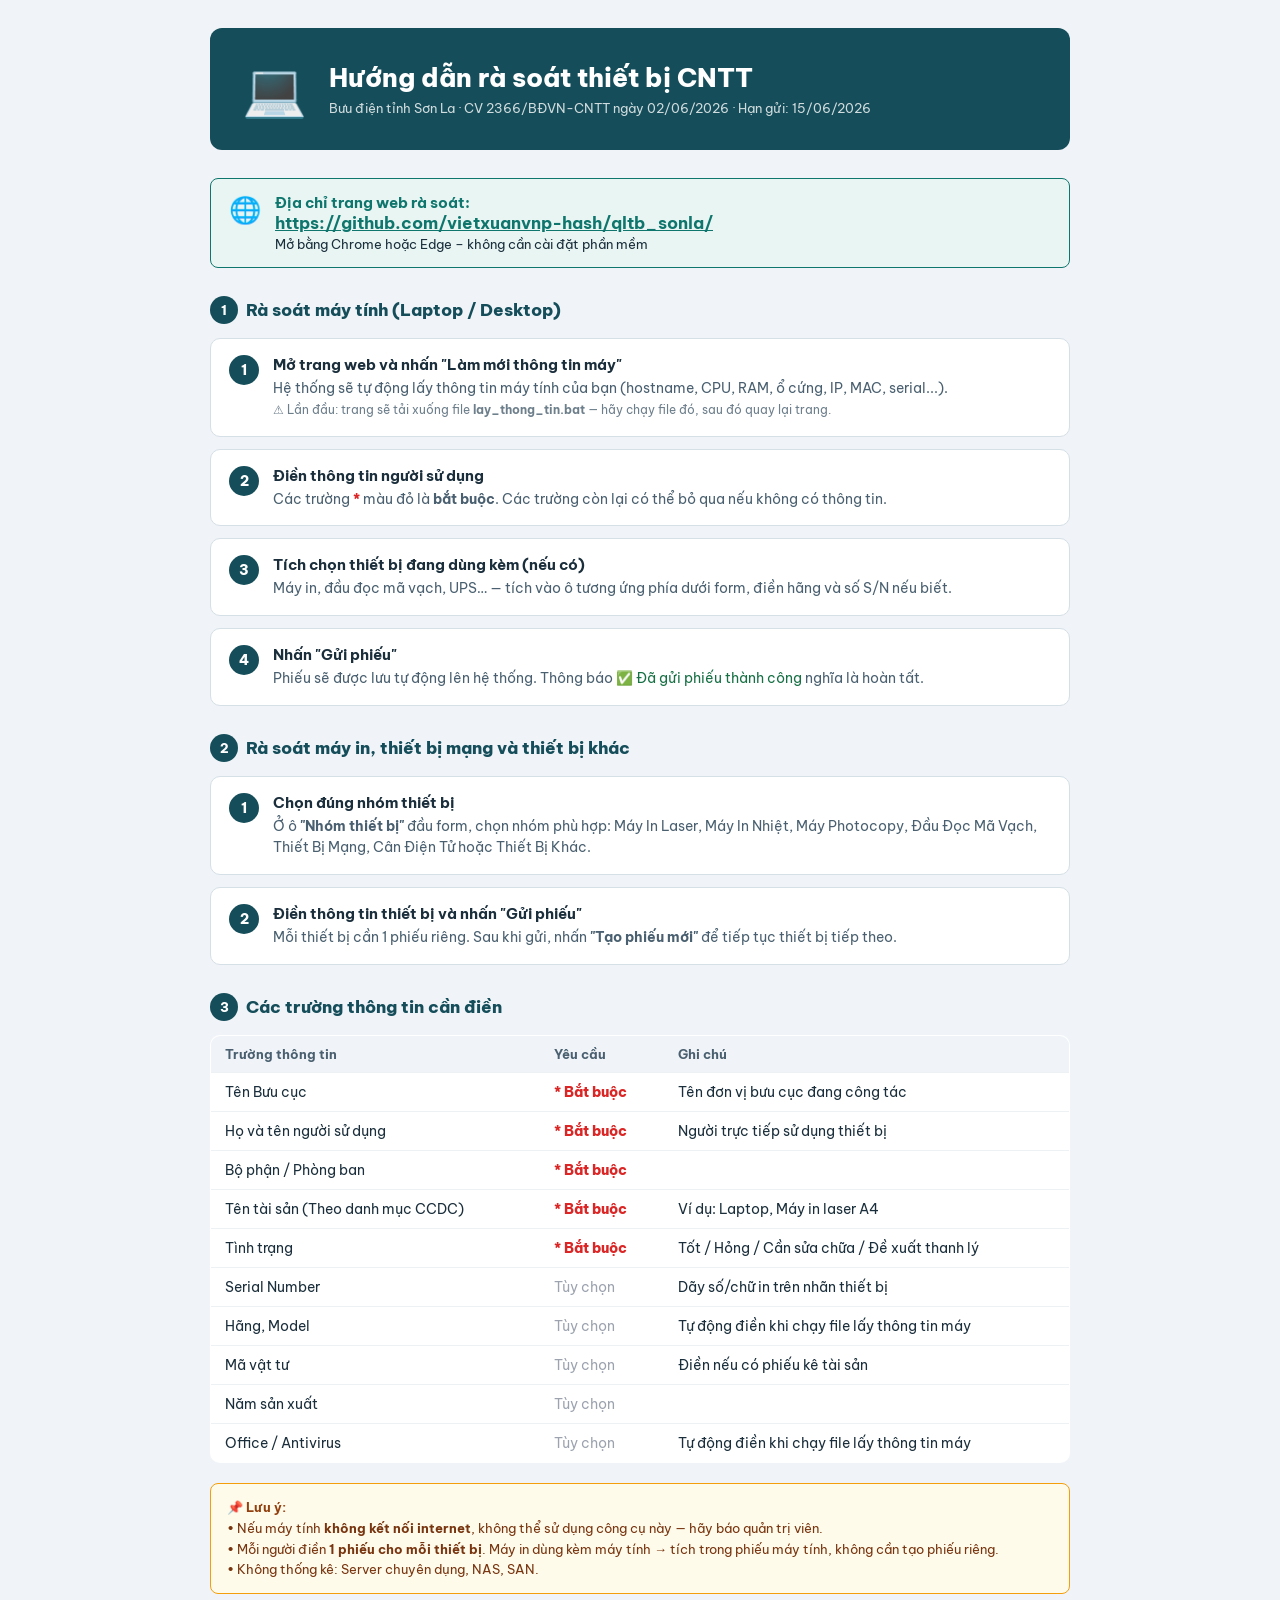
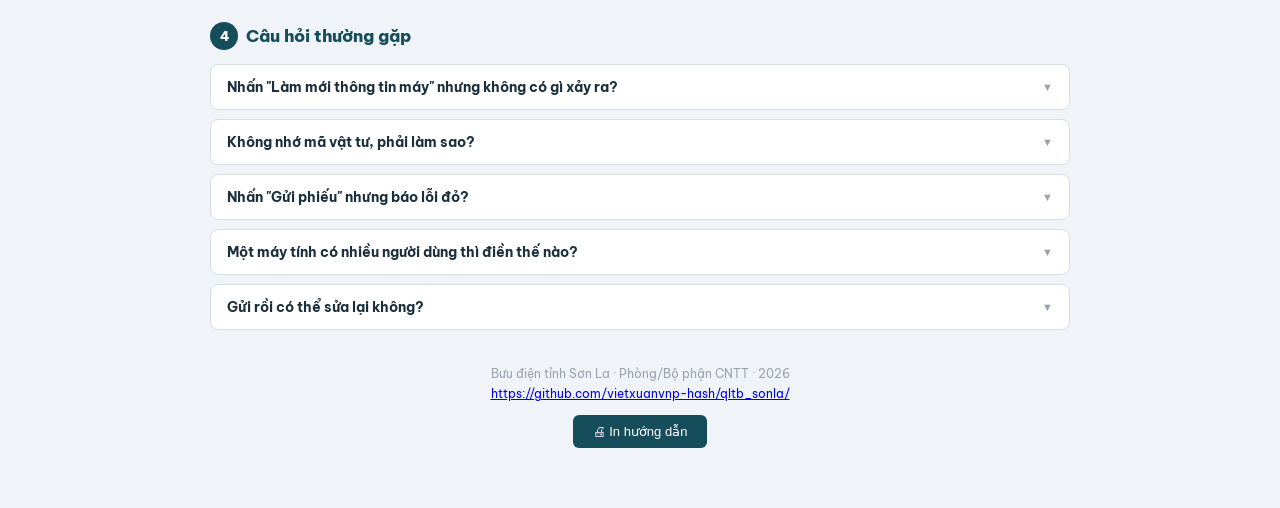
<file: static/huong_dan.html>
<!DOCTYPE html>
<html lang="vi">
<head>
<meta charset="utf-8"/>
<meta name="viewport" content="width=device-width,initial-scale=1"/>
<title>Hướng dẫn rà soát thiết bị CNTT – Bưu điện tỉnh Sơn La</title>
<style>
  @import url('https://fonts.googleapis.com/css2?family=Be+Vietnam+Pro:wght@400;600;700;800&display=swap');
  *{box-sizing:border-box;margin:0;padding:0}
  body{font-family:'Be Vietnam Pro',Arial,sans-serif;background:#f0f4f8;color:#1a2e3b;font-size:15px}
  .page{max-width:900px;margin:0 auto;padding:28px 20px 60px}

  /* Header */
  .hdr{background:#154e5a;color:#fff;border-radius:12px;padding:28px 32px;margin-bottom:28px;display:flex;align-items:center;gap:22px}
  .hdr-icon{font-size:52px;flex:0 0 auto}
  .hdr h1{font-size:26px;font-weight:800;line-height:1.2}
  .hdr p{margin-top:6px;opacity:.8;font-size:13px}

  /* Alert box */
  .alert{border-radius:8px;padding:14px 18px;margin-bottom:22px;display:flex;gap:14px;align-items:flex-start}
  .alert-url{background:#e8f5f3;border:1.5px solid #0f766e}
  .alert-url .icon{font-size:26px}
  .alert-url strong{color:#0f766e;font-size:15px}
  .alert-url a{color:#0f766e;font-weight:700;font-size:17px;word-break:break-all}

  /* Steps */
  h2{font-size:17px;font-weight:800;margin:28px 0 14px;color:#154e5a;display:flex;align-items:center;gap:8px}
  h2::before{content:attr(data-n);display:inline-flex;align-items:center;justify-content:center;
    width:28px;height:28px;border-radius:50%;background:#154e5a;color:#fff;font-size:13px;flex:0 0 auto}

  .steps{display:grid;gap:12px}
  .step{background:#fff;border:1px solid #d4dfe6;border-radius:10px;padding:16px 18px;
        display:flex;align-items:flex-start;gap:14px}
  .step-num{flex:0 0 auto;width:30px;height:30px;border-radius:50%;background:#154e5a;
             color:#fff;font-weight:800;font-size:14px;display:flex;align-items:center;justify-content:center}
  .step-body strong{font-size:15px;font-weight:700;display:block;margin-bottom:4px}
  .step-body p,.step-body small{color:#4a6070;font-size:13.5px;line-height:1.55}
  .step-body small{font-size:12px;opacity:.8}

  /* Required table */
  table{width:100%;border-collapse:collapse;background:#fff;border-radius:10px;overflow:hidden;
        border:1px solid #d4dfe6;margin-top:4px}
  th{background:#f0f4f8;padding:10px 14px;text-align:left;font-size:13px;color:#4a6070}
  td{padding:10px 14px;border-top:1px solid #edf1f4;font-size:13.5px;vertical-align:top}
  .req{color:#dc2626;font-weight:800} /* bắt buộc */
  .opt{color:#9ca3af}               /* tùy chọn */

  /* Note */
  .note{background:#fffbeb;border:1.5px solid #f59e0b;border-radius:8px;padding:13px 16px;
        margin-top:20px;font-size:13px;line-height:1.6;color:#78350f}
  .note strong{color:#92400e}

  /* FAQ */
  details{background:#fff;border:1px solid #d4dfe6;border-radius:8px;margin-bottom:9px;overflow:hidden}
  summary{padding:13px 16px;font-weight:700;cursor:pointer;font-size:14px;list-style:none;
          display:flex;justify-content:space-between;align-items:center}
  summary::after{content:'▼';font-size:11px;color:#9ca3af}
  details[open] summary::after{content:'▲'}
  details p{padding:4px 16px 14px;color:#4a6070;font-size:13.5px;line-height:1.6}

  /* Footer */
  .footer{margin-top:36px;text-align:center;font-size:12px;color:#9ca3af}

  @media print{body{background:#fff}.page{padding:0}
    .hdr{border-radius:0}.no-print{display:none}}
</style>
</head>
<body>
<div class="page">

  <!-- Header -->
  <div class="hdr">
    <div class="hdr-icon">💻</div>
    <div>
      <h1>Hướng dẫn rà soát thiết bị CNTT</h1>
      <p>Bưu điện tỉnh Sơn La · CV 2366/BĐVN-CNTT ngày 02/06/2026 · Hạn gửi: 15/06/2026</p>
    </div>
  </div>

  <!-- URL Box -->
  <div class="alert alert-url">
    <div class="icon">🌐</div>
    <div>
      <strong>Địa chỉ trang web rà soát:</strong><br>
      <a href="https://github.com/vietxuanvnp-hash/qltb_sonla/" target="_blank">
        https://github.com/vietxuanvnp-hash/qltb_sonla/
      </a><br>
      <small>Mở bằng Chrome hoặc Edge – không cần cài đặt phần mềm</small>
    </div>
  </div>

  <!-- PHẦN 1: Máy tính -->
  <h2 data-n="1">Rà soát máy tính (Laptop / Desktop)</h2>
  <div class="steps">

    <div class="step">
      <div class="step-num">1</div>
      <div class="step-body">
        <strong>Mở trang web và nhấn "Làm mới thông tin máy"</strong>
        <p>Hệ thống sẽ tự động lấy thông tin máy tính của bạn (hostname, CPU, RAM, ổ cứng, IP, MAC, serial...).</p>
        <small>⚠ Lần đầu: trang sẽ tải xuống file <b>lay_thong_tin.bat</b> — hãy chạy file đó, sau đó quay lại trang.</small>
      </div>
    </div>

    <div class="step">
      <div class="step-num">2</div>
      <div class="step-body">
        <strong>Điền thông tin người sử dụng</strong>
        <p>Các trường <span class="req">*</span> màu đỏ là <b>bắt buộc</b>. Các trường còn lại có thể bỏ qua nếu không có thông tin.</p>
      </div>
    </div>

    <div class="step">
      <div class="step-num">3</div>
      <div class="step-body">
        <strong>Tích chọn thiết bị đang dùng kèm (nếu có)</strong>
        <p>Máy in, đầu đọc mã vạch, UPS… — tích vào ô tương ứng phía dưới form, điền hãng và số S/N nếu biết.</p>
      </div>
    </div>

    <div class="step">
      <div class="step-num">4</div>
      <div class="step-body">
        <strong>Nhấn "Gửi phiếu"</strong>
        <p>Phiếu sẽ được lưu tự động lên hệ thống. Thông báo <span style="color:#167044">✅ Đã gửi phiếu thành công</span> nghĩa là hoàn tất.</p>
      </div>
    </div>

  </div>

  <!-- PHẦN 2: Thiết bị khác -->
  <h2 data-n="2">Rà soát máy in, thiết bị mạng và thiết bị khác</h2>
  <div class="steps">

    <div class="step">
      <div class="step-num">1</div>
      <div class="step-body">
        <strong>Chọn đúng nhóm thiết bị</strong>
        <p>Ở ô <b>"Nhóm thiết bị"</b> đầu form, chọn nhóm phù hợp: Máy In Laser, Máy In Nhiệt, Máy Photocopy, Đầu Đọc Mã Vạch, Thiết Bị Mạng, Cân Điện Tử hoặc Thiết Bị Khác.</p>
      </div>
    </div>

    <div class="step">
      <div class="step-num">2</div>
      <div class="step-body">
        <strong>Điền thông tin thiết bị và nhấn "Gửi phiếu"</strong>
        <p>Mỗi thiết bị cần 1 phiếu riêng. Sau khi gửi, nhấn <b>"Tạo phiếu mới"</b> để tiếp tục thiết bị tiếp theo.</p>
      </div>
    </div>

  </div>

  <!-- Bảng trường bắt buộc -->
  <h2 data-n="3">Các trường thông tin cần điền</h2>
  <table>
    <tr><th>Trường thông tin</th><th>Yêu cầu</th><th>Ghi chú</th></tr>
    <tr><td>Tên Bưu cục</td><td><span class="req">* Bắt buộc</span></td><td>Tên đơn vị bưu cục đang công tác</td></tr>
    <tr><td>Họ và tên người sử dụng</td><td><span class="req">* Bắt buộc</span></td><td>Người trực tiếp sử dụng thiết bị</td></tr>
    <tr><td>Bộ phận / Phòng ban</td><td><span class="req">* Bắt buộc</span></td><td></td></tr>
    <tr><td>Tên tài sản (Theo danh mục CCDC)</td><td><span class="req">* Bắt buộc</span></td><td>Ví dụ: Laptop, Máy in laser A4</td></tr>
    <tr><td>Tình trạng</td><td><span class="req">* Bắt buộc</span></td><td>Tốt / Hỏng / Cần sửa chữa / Đề xuất thanh lý</td></tr>
    <tr><td>Serial Number</td><td><span class="opt">Tùy chọn</span></td><td>Dãy số/chữ in trên nhãn thiết bị</td></tr>
    <tr><td>Hãng, Model</td><td><span class="opt">Tùy chọn</span></td><td>Tự động điền khi chạy file lấy thông tin máy</td></tr>
    <tr><td>Mã vật tư</td><td><span class="opt">Tùy chọn</span></td><td>Điền nếu có phiếu kê tài sản</td></tr>
    <tr><td>Năm sản xuất</td><td><span class="opt">Tùy chọn</span></td><td></td></tr>
    <tr><td>Office / Antivirus</td><td><span class="opt">Tùy chọn</span></td><td>Tự động điền khi chạy file lấy thông tin máy</td></tr>
  </table>

  <!-- Lưu ý -->
  <div class="note">
    <strong>📌 Lưu ý:</strong><br>
    • Nếu máy tính <b>không kết nối internet</b>, không thể sử dụng công cụ này — hãy báo quản trị viên.<br>
    • Mỗi người điền <b>1 phiếu cho mỗi thiết bị</b>. Máy in dùng kèm máy tính → tích trong phiếu máy tính, không cần tạo phiếu riêng.<br>
    • Không thống kê: Server chuyên dụng, NAS, SAN.
  </div>

  <!-- FAQ -->
  <h2 data-n="4">Câu hỏi thường gặp</h2>

  <details>
    <summary>Nhấn "Làm mới thông tin máy" nhưng không có gì xảy ra?</summary>
    <p>Trang sẽ tải xuống file <b>lay_thong_tin.bat</b>. Hãy mở thư mục Downloads, chạy file đó. Nếu Windows hỏi xác nhận, chọn <b>"Run anyway"</b>. Sau khi chạy xong, quay lại trang và nhấn nút một lần nữa.</p>
  </details>

  <details>
    <summary>Không nhớ mã vật tư, phải làm sao?</summary>
    <p>Trường <b>Mã vật tư</b> <b>không bắt buộc</b>. Bạn có thể để trống và tiếp tục gửi phiếu bình thường.</p>
  </details>

  <details>
    <summary>Nhấn "Gửi phiếu" nhưng báo lỗi đỏ?</summary>
    <p>Kiểm tra lại các trường có dấu <span class="req">*</span> — đảm bảo đã điền đầy đủ. Nếu vẫn lỗi, liên hệ quản trị viên để kiểm tra token ghi dữ liệu.</p>
  </details>

  <details>
    <summary>Một máy tính có nhiều người dùng thì điền thế nào?</summary>
    <p>Chỉ điền thông tin người <b>chính</b> đang sử dụng máy hiện tại. Nếu máy dùng chung nhưng không có người phụ trách, ghi <b>"Dùng chung"</b> ở ô Họ và tên.</p>
  </details>

  <details>
    <summary>Gửi rồi có thể sửa lại không?</summary>
    <p>Liên hệ quản trị viên CNTT để được sửa phiếu đã gửi.</p>
  </details>

  <!-- Footer -->
  <div class="footer no-print">
    <p>Bưu điện tỉnh Sơn La · Phòng/Bộ phận CNTT · 2026</p>
    <p style="margin-top:5px"><a href="https://github.com/vietxuanvnp-hash/qltb_sonla/" target="_blank">https://github.com/vietxuanvnp-hash/qltb_sonla/</a></p>
    <button onclick="window.print()" style="margin-top:14px;padding:9px 20px;background:#154e5a;color:#fff;border:0;border-radius:6px;cursor:pointer;font-size:13px">🖨 In hướng dẫn</button>
  </div>

</div>
</body>
</html>
</file>
